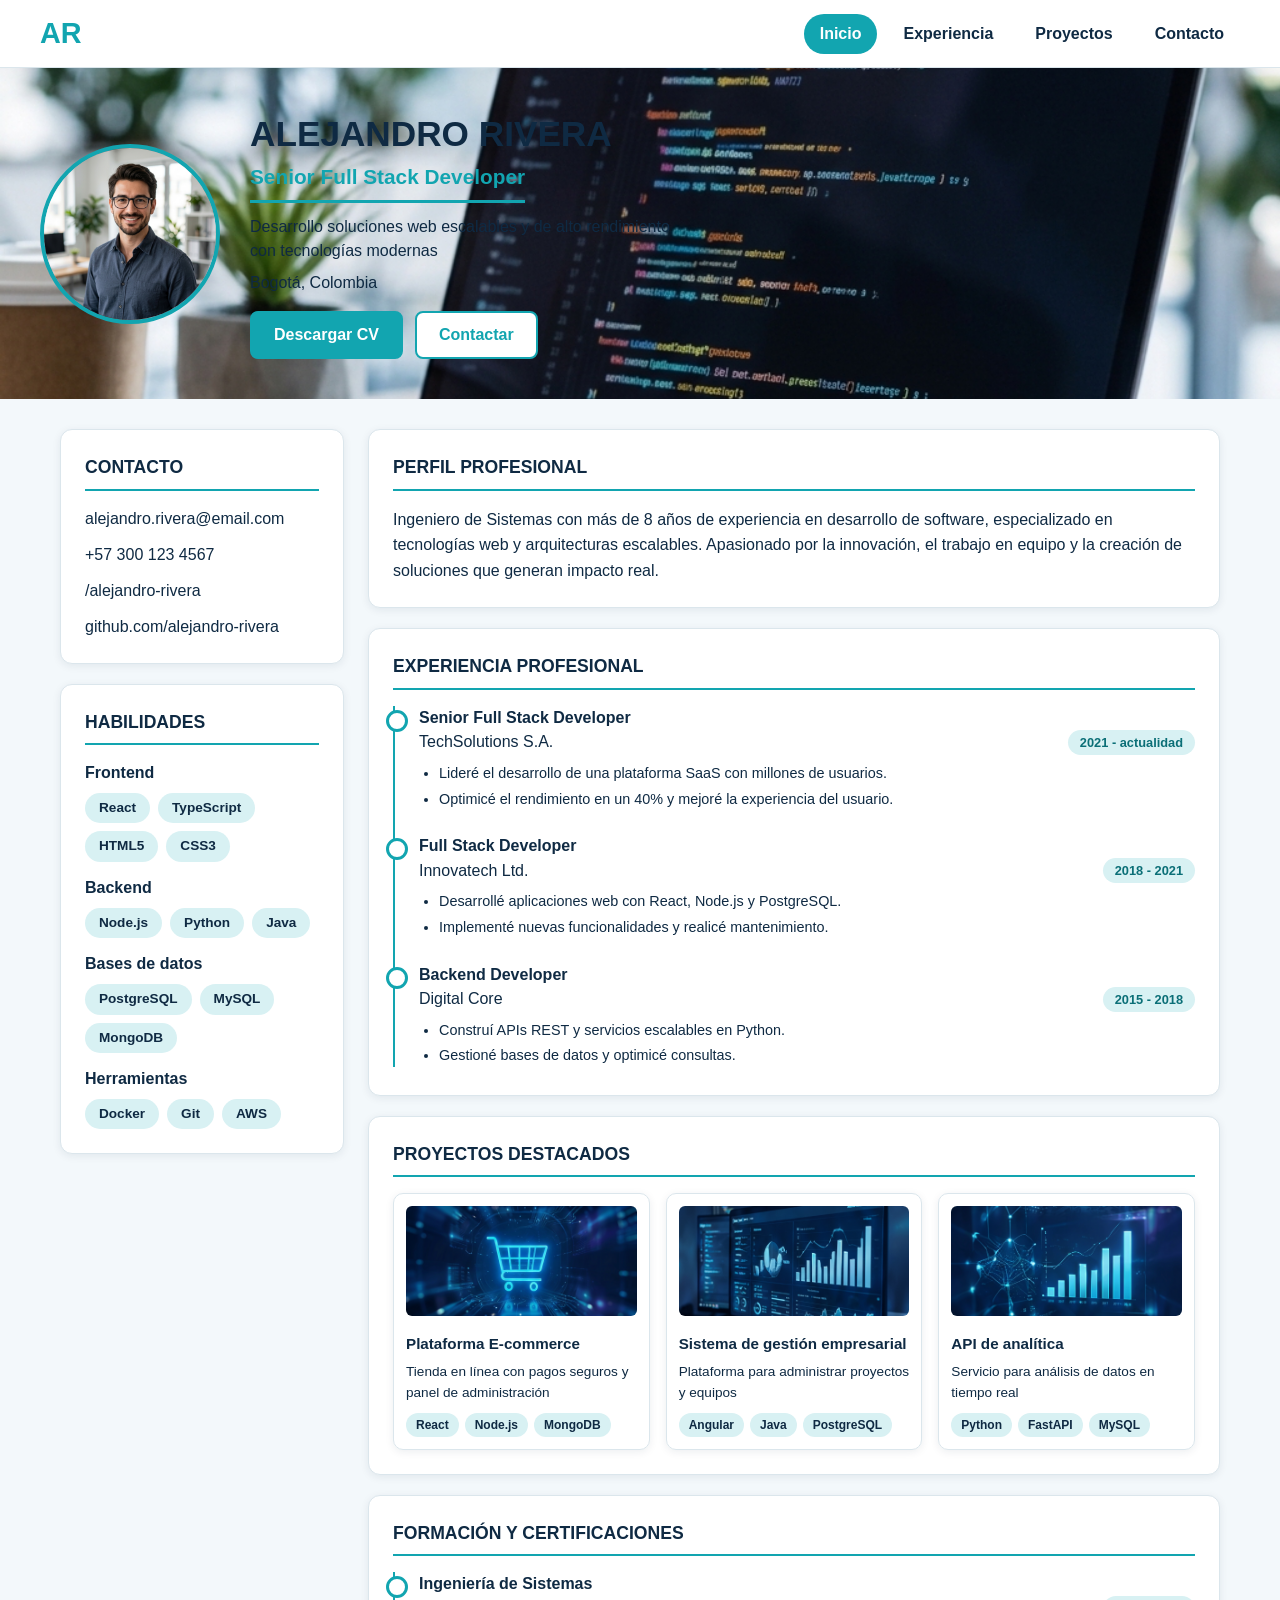
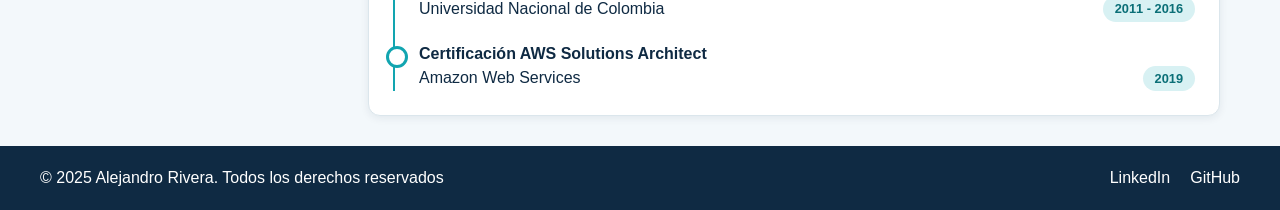
<file: html_css/hoja_vida_web/index.html>
<!DOCTYPE html>
<html lang="es">
<head>
    <meta charset="UTF-8">
    <meta name="viewport" content="width=device-width, initial-scale=1.0">
    <title>Hoja de vida</title>
    <link rel="stylesheet" href="css/estilos.css">
</head>
<body>
    <header>
        <span class="logo">AR</span>
        <nav>
            <a href="#inicio">Inicio</a>
            <a href="#experiencia">Experiencia</a>
            <a href="#proyectos">Proyectos</a>
            <a href="#contacto">Contacto</a>
        </nav>
    </header>

    <section id="inicio">
        <img src="img/perfil.png" alt="Foto de perfil">
        <div>
            <h1>ALEJANDRO RIVERA</h1>
            <h2>Senior Full Stack Developer</h2>
            <p>Desarrollo soluciones web escalables y de alto rendimiento con tecnologías modernas</p>
            <p>Bogotá, Colombia</p>
            <div class="botones">
                <a href="#">Descargar CV</a>
                <a href="#contacto">Contactar</a>
            </div>
        </div>
    </section>
    
    <div class="contenedor">
        <aside>
            <!-- Columna Izquierda -->
            <section id="contacto">
                <h2>CONTACTO</h2>
                <ul>
                    <li><a href="mailto:alejandro.rivera@email.com">alejandro.rivera@email.com</a></li>
                    <li><a href="tel:+573001234567">+57 300 123 4567</a></li>
                    <li><a href="https://linkedin.com/in/alejandro-rivera">/alejandro-rivera</a></li>
                    <li><a href="https://github.com/alejandro-rivera">github.com/alejandro-rivera</a></li>
                </ul>
            </section>

            <section id="habilidades"> <!-- Aun que no haya una seccion en el nav, la agregue por si se agrega despues -->
            <h2>HABILIDADES</h2>
            
            <h3>Frontend</h3>
            <ul>
                    <li>React</li>
                    <li>TypeScript</li>
                    <li>HTML5</li>
                    <li>CSS3</li>
            </ul>

            <h3>Backend</h3>
            <ul>
                    <li>Node.js</li>
                    <li>Python</li>
                    <li>Java</li>
            </ul>

            <h3>Bases de datos</h3>
            <ul>
                    <li>PostgreSQL</li>
                    <li>MySQL</li>
                    <li>MongoDB</li>
            </ul>

            <h3>Herramientas</h3>
            <ul>
                    <li>Docker</li>
                    <li>Git</li>
                    <li>AWS</li>
            </ul>
            </section>
        </aside>

        <main>
            <!-- Columna Derecha -->
            <section>
                <h2>PERFIL PROFESIONAL</h2>
                <p>Ingeniero de Sistemas con más de 8 años de experiencia en desarrollo de software, especializado en tecnologías web y arquitecturas escalables. Apasionado por la innovación, el trabajo en equipo y la creación de soluciones que generan impacto real.</p>
            </section>
        
            <section id="experiencia">
                <h2>EXPERIENCIA PROFESIONAL</h2>
                <article>
                    <h3>Senior Full Stack Developer</h3>
                    <p>TechSolutions S.A. <span class="fecha">2021 - actualidad</span></p>
                    <ul>
                        <li>Lideré el desarrollo de una plataforma SaaS con millones de usuarios.</li>
                        <li>Optimicé el rendimiento en un 40% y mejoré la experiencia del usuario.</li>
                    </ul>
                </article>
            
                <article>
                    <h3>Full Stack Developer</h3>
                    <p>Innovatech Ltd. <span class="fecha">2018 - 2021</span></p>
                    <ul>
                        <li>Desarrollé aplicaciones web con React, Node.js y PostgreSQL.</li>
                        <li>Implementé nuevas funcionalidades y realicé mantenimiento.</li>
                    </ul>
                </article>


                <article>
                    <h3>Backend Developer</h3>
                    <p>Digital Core <span class="fecha">2015 - 2018</span></p>
                    <ul>
                        <li>Construí APIs REST y servicios escalables en Python.</li>
                        <li>Gestioné bases de datos y optimicé consultas.</li>
                    </ul>
                </article>
            </section>

            <section id="proyectos">
                <h2>PROYECTOS DESTACADOS</h2>

                <article>
                    <img src="img/proyecto1.png" alt="Representación de plataforma E-commerce">
                    <h3>Plataforma E-commerce</h3>
                    <p>Tienda en línea con pagos seguros y panel de administración</p>
                    <ul>
                        <li>React</li>
                        <li>Node.js</li>
                        <li>MongoDB</li>
                    </ul>
                </article>

                <article>
                    <img src="img/proyecto2.png" alt="Representación de sistema de gestión empresarial">
                    <h3>Sistema de gestión empresarial</h3>
                    <p>Plataforma para administrar proyectos y equipos</p>
                    <ul>
                        <li>Angular</li>
                        <li>Java</li>
                        <li>PostgreSQL</li>
                    </ul>
                </article>

                <article>
                    <img src="img/proyecto3.png" alt="Representación de API analítica">
                    <h3>API de analítica</h3>
                    <p>Servicio para análisis de datos en tiempo real</p>
                    <ul>
                        <li>Python</li>
                        <li>FastAPI</li>
                        <li>MySQL</li>
                    </ul>
                </article>
            </section>

            <section id="estudios"> <!-- Aun que no haya una seccion en el nav, la agregue por si se agrega despues -->
                <h2>FORMACIÓN Y CERTIFICACIONES</h2>
                
                <article>
                    <h3>Ingeniería de Sistemas</h3>
                    <p>Universidad Nacional de Colombia <span class="fecha">2011 - 2016</span></p>
                </article>

                <article>
                    <h3>Certificación AWS Solutions Architect</h3>
                    <p>Amazon Web Services <span class="fecha">2019</span></p>
                </article>
            </section>
        </main>
    </div>

    <footer>
        <p>&copy; 2025 Alejandro Rivera. Todos los derechos reservados</p>
        <a href="https://linkedin.com/in/alejandro-rivera">LinkedIn</a>
        <a href="https://github.com/alejandro-rivera">GitHub</a>
    </footer>
</body>
</html>
</file>
<file: html_css/hoja_vida_web/css/estilos.css>
/* Colores de toda la página: si quieres cambiar uno, lo cambias solo aquí */
:root {
    --turquesa: #12a5b0;
    --turquesa-claro: #d8f1f3;
    --azul-oscuro: #0f2a43;
    --fondo-claro: #f3f8fb;
}

/* Quita los espacios por defecto del navegador y hace que el padding
   no agrande las cajas */
* {
    margin: 0;
    padding: 0;
    box-sizing: border-box;
}

body {
    font-family: Arial, Helvetica, sans-serif;
    background-color: var(--fondo-claro);
    color: var(--azul-oscuro);
    line-height: 1.5;
}

/* Evita que una imagen sea más ancha que su contenedor (scroll horizontal en celular) */
img {
    max-width: 100%;
}

a {
    color: inherit;
    text-decoration: none;
}


/* Fase 3: barra de navegación */

header {
    display: flex;
    justify-content: space-between;
    align-items: center;
    padding: 12px 40px;
    background-color: #ffffff;
    border-bottom: 1px solid #dbe6ec;
}

.logo {
    font-size: 1.8rem;
    font-weight: bold;
    color: var(--turquesa);
}

nav {
    display: flex;
    gap: 10px;
}

nav a {
    padding: 8px 16px;
    border-radius: 20px;
    font-weight: bold;
}

/* El orden importa: si dos reglas tienen la misma fuerza, gana la última.
   Por eso :hover va antes que el enlace activo; así Inicio no cambia de color */
nav a:hover {
    background-color: var(--turquesa-claro);
}

nav a:first-child {
    background-color: var(--turquesa);
    color: #ffffff;
}


/* Fase 4: presentación principal */

#inicio {
    display: flex;
    align-items: center;
    gap: 30px;
    padding: 40px;
    background-color: var(--fondo-claro); /* se ve si la imagen no carga */
    background-image: url("../img/banner.png"); /* la ruta sale de css/ con ../ */
    background-size: cover;
    background-position: center right;
    background-repeat: no-repeat;
}

#inicio img {
    width: 180px;
    height: 180px;
    border-radius: 50%;
    border: 4px solid var(--turquesa);
    object-fit: cover;
    flex-shrink: 0; /* evita que la foto se aplaste cuando falta espacio */
}

#inicio h1 {
    font-size: 2.2rem;
    color: var(--azul-oscuro);
}

#inicio h2 {
    width: fit-content; /* la línea mide lo mismo que el texto */
    margin-bottom: 12px;
    padding-bottom: 8px;
    font-size: 1.3rem;
    color: var(--turquesa);
    border-bottom: 3px solid var(--turquesa);
}

#inicio p {
    max-width: 420px;
    margin-bottom: 8px;
}

.botones {
    display: flex;
    gap: 12px;
    margin-top: 16px;
}

.botones a {
    padding: 10px 22px;
    border: 2px solid var(--turquesa);
    border-radius: 8px;
    font-weight: bold;
}

.botones a:first-child {
    background-color: var(--turquesa);
    color: #ffffff;
}

.botones a:last-child {
    background-color: #ffffff;
    color: var(--turquesa);
}


/* Fase 5: dos columnas con Grid */

.contenedor {
    display: grid;
    /* Izquierda: mínimo 250px y crece 1 parte. Derecha: 3 partes.
       minmax(0, 3fr) evita que el contenido ensanche la columna */
    grid-template-columns: minmax(250px, 1fr) minmax(0, 3fr);
    gap: 24px;
    align-items: start;
    max-width: 1200px;
    margin: 0 auto;
    padding: 30px 20px;
}

/* Cada columna apila sus tarjetas en vertical */
aside,
main {
    display: flex;
    flex-direction: column;
    gap: 20px;
}

/* Tarjetas de las dos columnas */
aside section,
main section {
    padding: 24px;
    background-color: #ffffff;
    border: 1px solid #dbe6ec;
    border-radius: 12px;
    box-shadow: 0 2px 8px rgba(15, 42, 67, 0.08);
}

/* Título de cada tarjeta. Es flex para que el icono quede al lado cuando se agregue */
.contenedor h2 {
    display: flex;
    align-items: center;
    gap: 10px;
    margin-bottom: 16px;
    padding-bottom: 8px;
    font-size: 1.1rem;
    color: var(--azul-oscuro);
    border-bottom: 2px solid var(--turquesa);
}

.contenedor h3 {
    font-size: 1rem;
}


/* Fase 6: columna izquierda */

#contacto ul {
    list-style: none;
    display: flex;
    flex-direction: column;
    gap: 12px;
}

#contacto li {
    display: flex;
    align-items: center;
    gap: 10px;
}

/* Tamaño de los iconos, para cuando se agreguen */
#contacto li img {
    width: 20px;
    height: 20px;
}

#habilidades h3 {
    margin: 14px 0 8px;
}

#habilidades ul {
    list-style: none;
    display: flex;
    flex-wrap: wrap;
    gap: 8px;
}

/* Las etiquetas de habilidades, de proyectos y las fechas comparten el mismo estilo */
#habilidades li,
#proyectos li,
.fecha {
    background-color: var(--turquesa-claro);
    border-radius: 20px;
    font-weight: bold;
}

#habilidades li {
    padding: 5px 14px;
    font-size: 0.85rem;
}


/* Fase 7: columna derecha */

main section:first-child p {
    line-height: 1.6;
}

/* Experiencia y formación: línea de tiempo vertical */
#experiencia article,
#estudios article {
    position: relative; /* permite ubicar el punto con position: absolute */
    padding: 0 0 20px 24px;
    border-left: 2px solid var(--turquesa);
}

#experiencia article:last-child,
#estudios article:last-child {
    padding-bottom: 0;
}

/* Punto de la línea de tiempo */
#experiencia article::before,
#estudios article::before {
    content: "";
    position: absolute;
    left: -9px;
    top: 4px;
    width: 16px;
    height: 16px;
    background-color: #ffffff;
    border: 3px solid var(--turquesa);
    border-radius: 50%;
}

#experiencia h3,
#estudios h3 {
    font-size: 1rem;
}

/* Empresa a la izquierda y fecha a la derecha */
#experiencia article p,
#estudios article p {
    display: flex;
    justify-content: space-between;
    align-items: center;
    gap: 10px;
}

#experiencia ul {
    margin-top: 8px;
    padding-left: 20px;
    list-style: disc;
}

#experiencia li {
    margin-bottom: 4px;
    font-size: 0.9rem;
}

.fecha {
    padding: 3px 12px;
    font-size: 0.8rem;
    color: #0b6f77;
    white-space: nowrap;
}

/* Proyectos: tres tarjetas con Grid */
#proyectos {
    display: grid;
    grid-template-columns: repeat(3, 1fr);
    gap: 16px;
}

/* El título ocupa las tres columnas, de la primera a la última línea */
#proyectos h2 {
    grid-column: 1 / -1;
    margin-bottom: 0;
}

#proyectos article {
    padding: 12px;
    border: 1px solid #dbe6ec;
    border-radius: 10px;
    box-shadow: 0 2px 8px rgba(15, 42, 67, 0.08);
}

#proyectos img {
    width: 100%;
    height: 110px;
    margin-bottom: 10px;
    object-fit: cover;
    border-radius: 6px;
}

#proyectos h3 {
    margin-bottom: 6px;
    font-size: 0.95rem;
}

#proyectos p {
    margin-bottom: 10px;
    font-size: 0.85rem;
}

#proyectos ul {
    list-style: none;
    display: flex;
    flex-wrap: wrap;
    gap: 6px;
}

#proyectos li {
    padding: 3px 10px;
    font-size: 0.75rem;
}


/* Fase 8: pie de página */

footer {
    display: flex;
    justify-content: space-between;
    align-items: center;
    gap: 20px;
    padding: 20px 40px;
    background-color: var(--azul-oscuro);
    color: #ffffff;
}

/* margin-right: auto empuja los enlaces hacia la derecha */
footer p {
    margin-right: auto;
}


/* Fase 9: adaptación a tabletas */

@media (max-width: 900px) {
    /* Las dos columnas pasan a una sola */
    .contenedor {
        grid-template-columns: 1fr;
    }

    header,
    #inicio,
    footer {
        padding-left: 24px;
        padding-right: 24px;
    }
}


/* Fase 9: adaptación a celulares */

@media (max-width: 600px) {
    header {
        flex-direction: column;
        gap: 10px;
    }

    nav {
        flex-wrap: wrap;
        justify-content: center;
    }

    /* Foto arriba y texto abajo */
    #inicio {
        flex-direction: column;
        padding: 30px 20px;
        text-align: center;
    }

    #inicio img {
        width: 140px;
        height: 140px;
    }

    #inicio h1 {
        font-size: 1.7rem;
    }

    /* Centra los elementos que tienen ancho limitado */
    #inicio h2,
    #inicio p {
        margin-left: auto;
        margin-right: auto;
    }

    .botones {
        flex-wrap: wrap;
        justify-content: center;
    }

    aside section,
    main section {
        padding: 18px;
    }

    /* Empresa arriba y fecha debajo, para que no se aprieten */
    #experiencia article p,
    #estudios article p {
        flex-direction: column;
        align-items: flex-start;
        gap: 4px;
    }

    #proyectos {
        grid-template-columns: 1fr;
    }

    #proyectos img {
        height: 160px;
    }

    footer {
        flex-direction: column;
        text-align: center;
    }

    footer p {
        margin-right: 0;
    }
}
</file>
